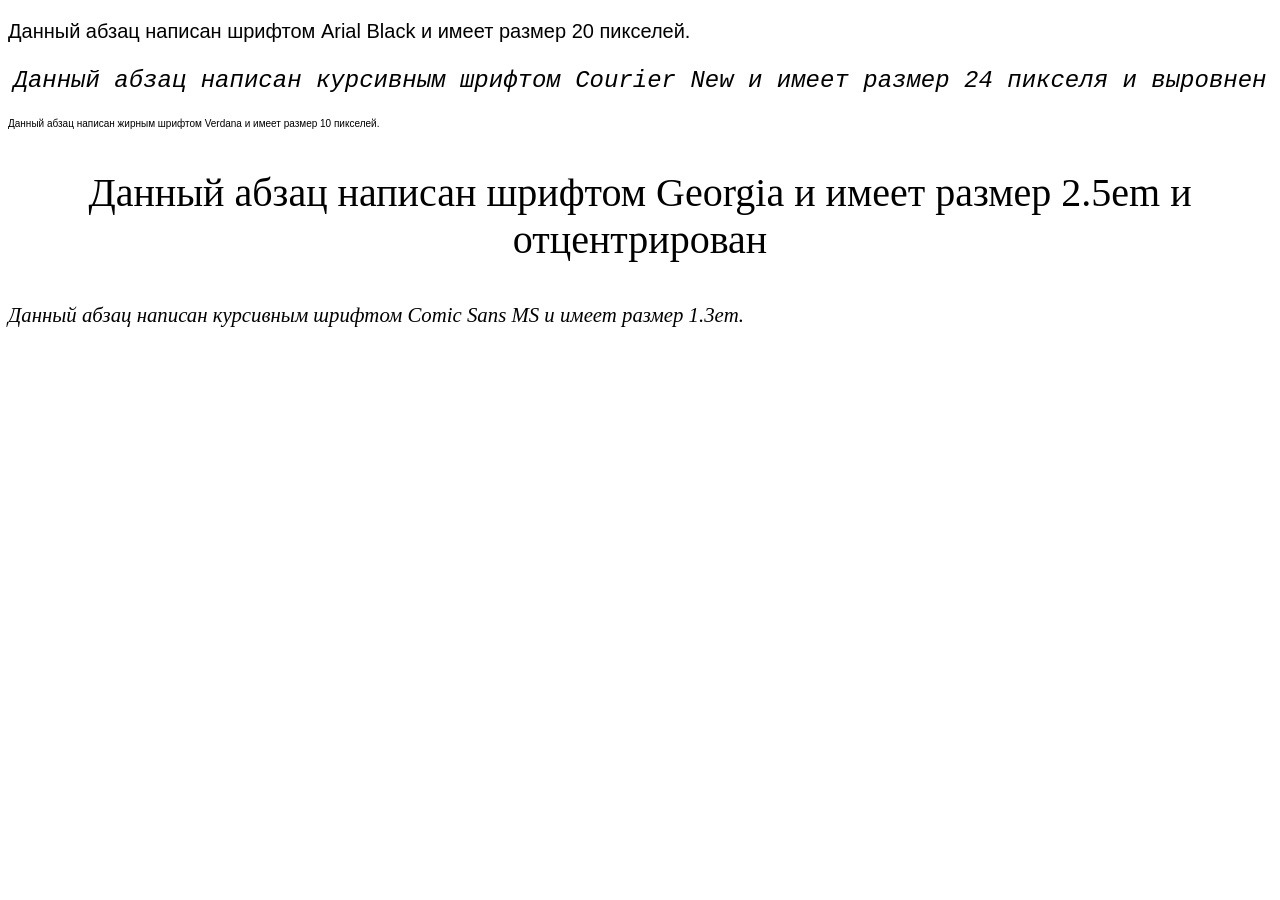
<file: (Gordeev) Mostamandi/index.html>
<!DOCTYPE html>
<html lang="en">
<head>
    <meta charset="UTF-8">
    <meta name="viewport" content="width=device-width, initial-scale=1.0">
    <title>Document</title>
    <link rel="stylesheet" href="css/index.css">
</head>
<body>
    <p class="p1">Данный абзац написан шрифтом Arial Black и
имеет размер 20 пикселей.</p>
    <p class="p2">Данный абзац написан курсивным шрифтом
Courier New и имеет размер 24 пикселя и
выровнен</p>
    <p class="p3">Данный абзац написан жирным шрифтом Verdana и имеет размер
10 пикселей.</p>
    <p class="p4">Данный абзац написан шрифтом
Georgia и имеет размер 2.5em и
отцентрирован</p>
    <p class="p5">Данный абзац написан курсивным шрифтом Comic Sans MS
и имеет размер 1.3em.</p>
</body>
</html>
</file>
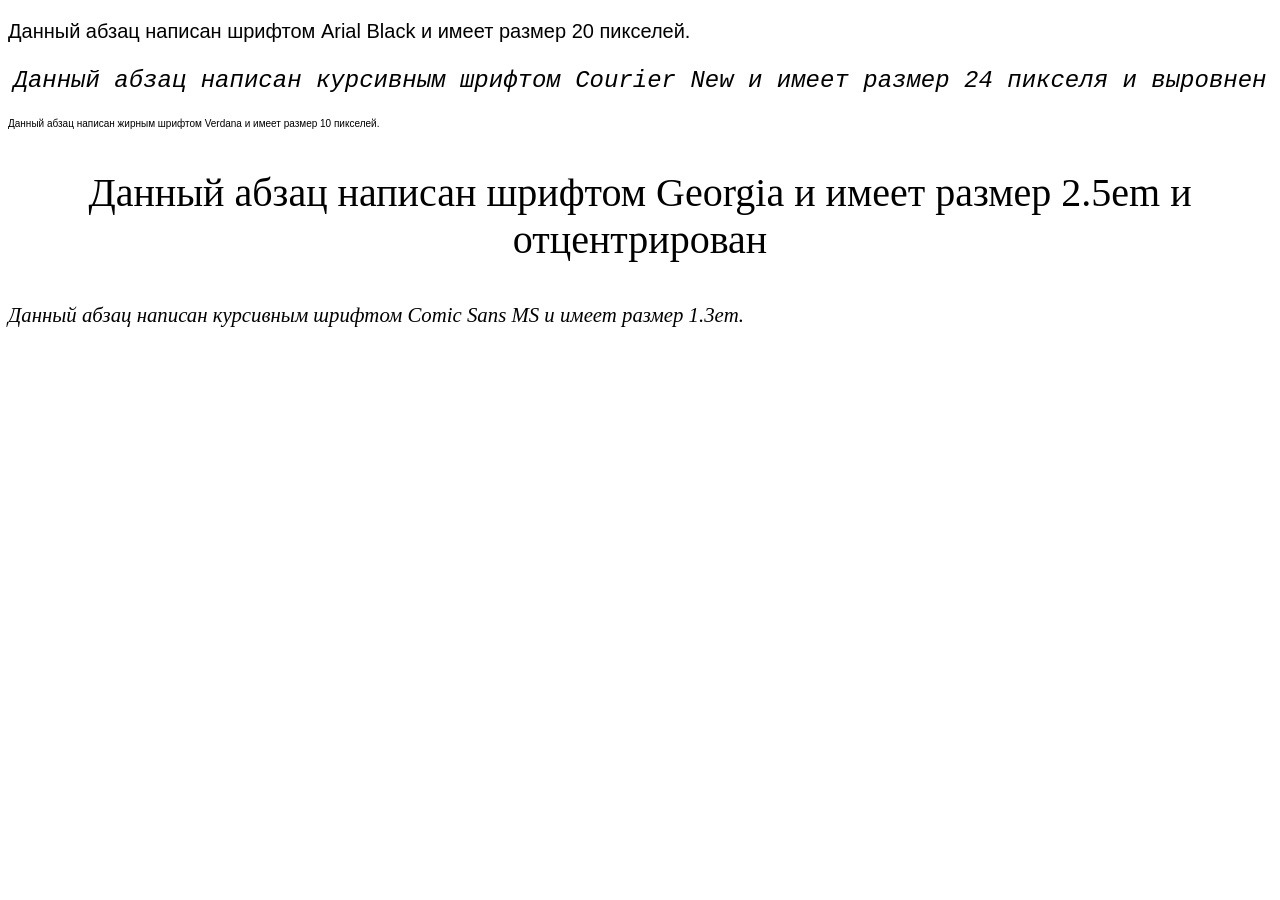
<file: (Gordeev) Mostamandi/3курс — копия/index.html>
<!DOCTYPE html>
<html lang="en">
<head>
    <meta charset="UTF-8">
    <meta name="viewport" content="width=device-width, initial-scale=1.0">
    <title>Document</title>
    <link rel="stylesheet" href="css/forindex.css">
</head>
<body>
    <p class="p1">Данный абзац написан шрифтом Arial Black и
имеет размер 20 пикселей.</p>
    <p class="p2">Данный абзац написан курсивным шрифтом
Courier New и имеет размер 24 пикселя и
выровнен</p>
    <p class="p3">Данный абзац написан жирным шрифтом Verdana и имеет размер
10 пикселей.</p>
    <p class="p4">Данный абзац написан шрифтом
Georgia и имеет размер 2.5em и
отцентрирован</p>
    <p class="p5">Данный абзац написан курсивным шрифтом Comic Sans MS
и имеет размер 1.3em.</p>
</body>
</html>
</file>
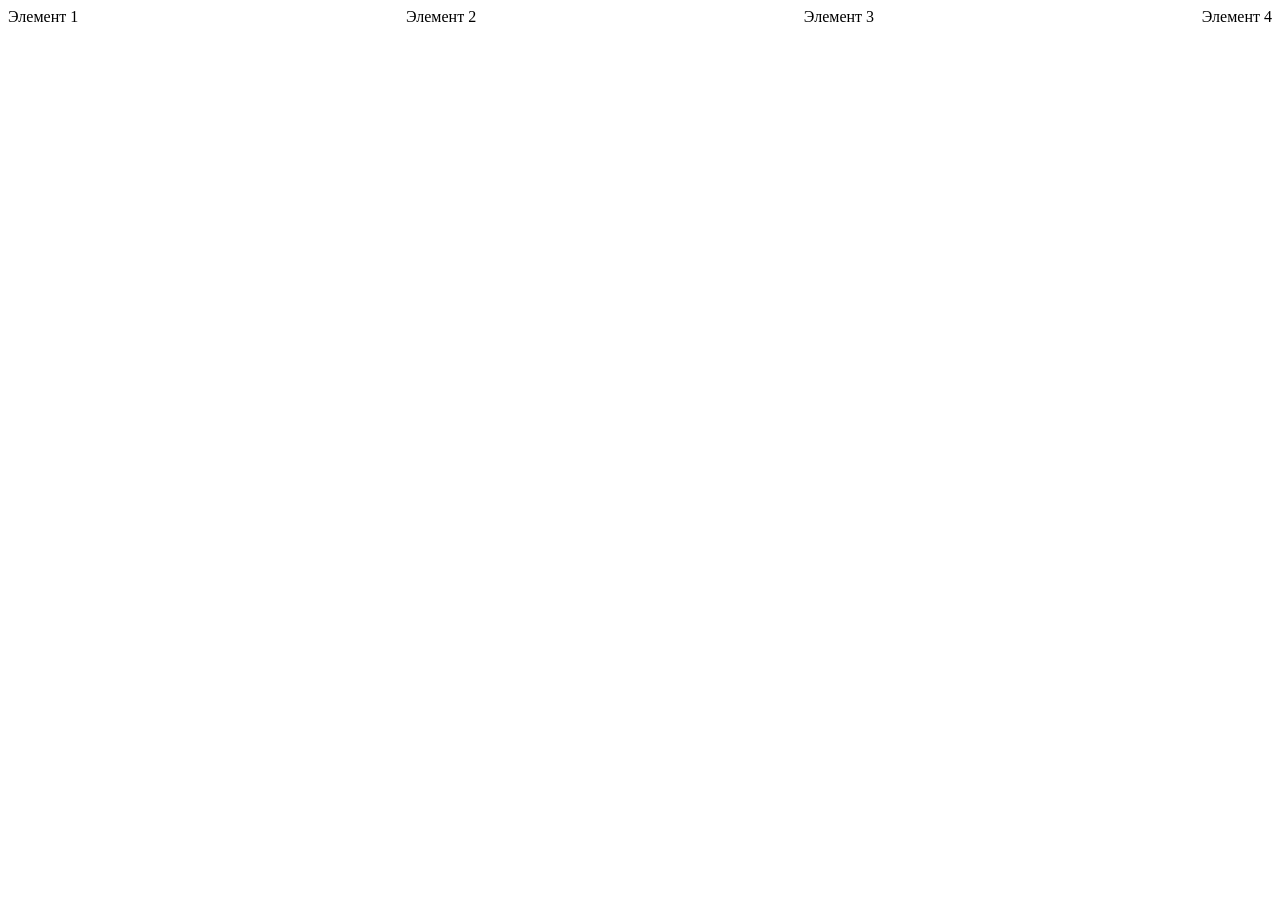
<file: (Gordeev) Mostamandi/flexbox.html>
<!DOCTYPE html>
<html lang="en">
<head>
    <meta charset="UTF-8">
    <meta name="viewport" content="width=device-width, initial-scale=1.0">
    <title>Document</title>
    <link rel="stylesheet" href="css/flex.css">
</head>
<body>
    <div class="container">
        <div class="el1">Элемент 1</div>
        <div class="el1">Элемент 2</div>
        <div class="el3">Элемент 3</div>
        <div class="el4">Элемент 4</div>
    </div>
</body>
</html>
</file>
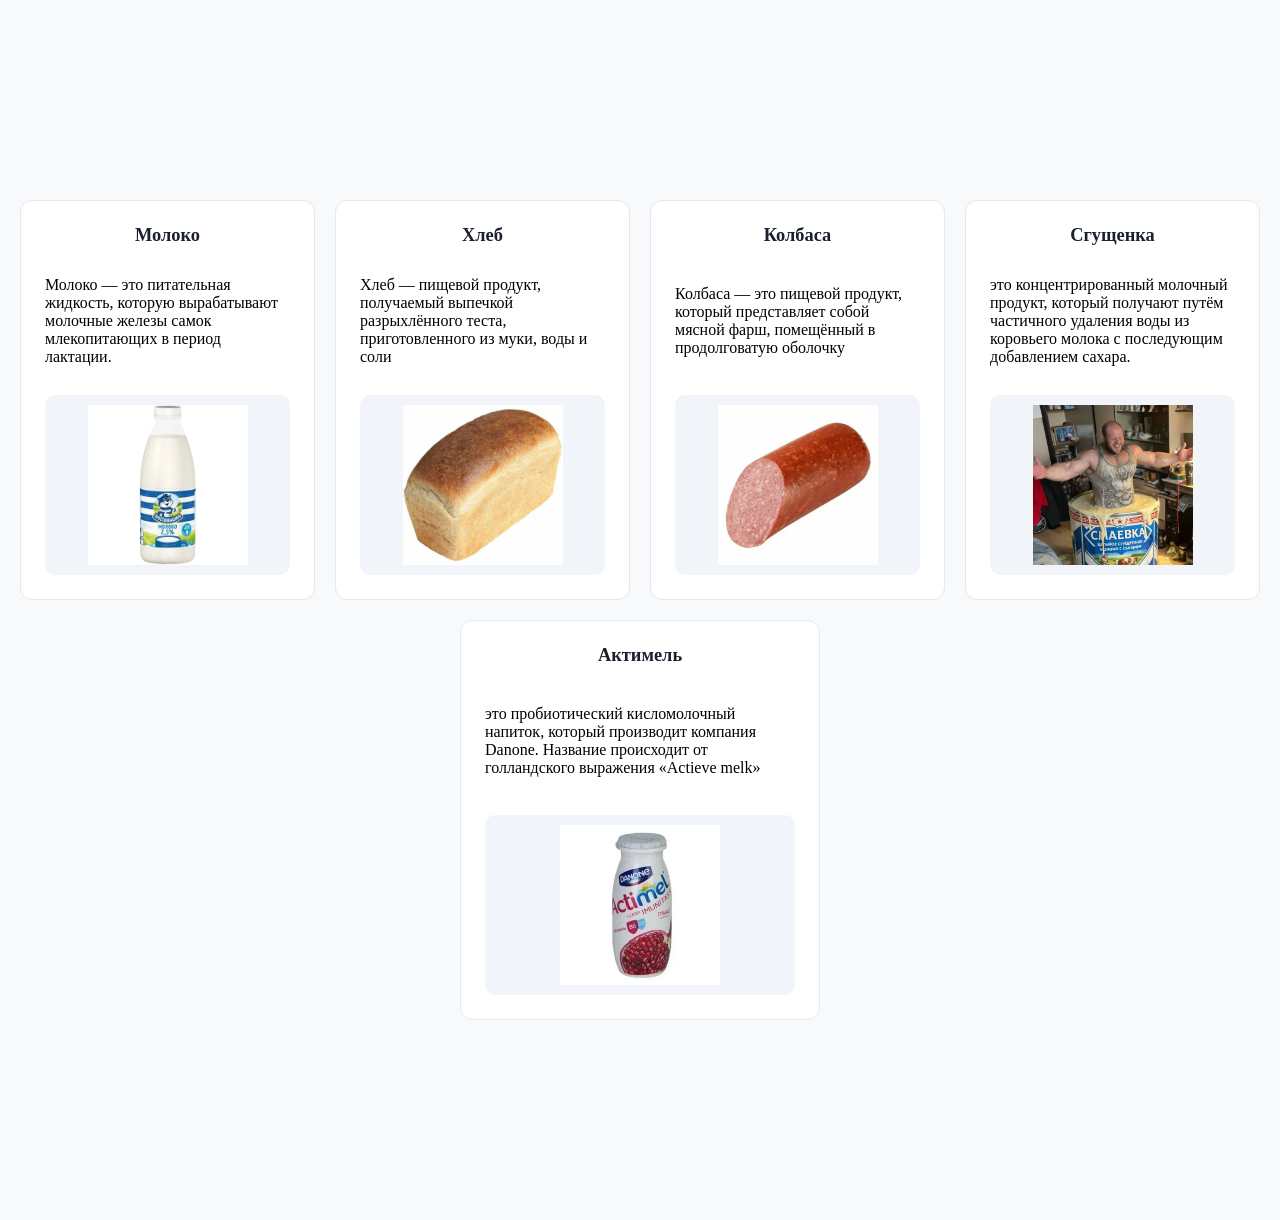
<file: (Gordeev) Mostamandi/flexbox2.html>
<!DOCTYPE html>
<html lang="ru">
<head>
    <meta charset="UTF-8">
    <meta name="viewport" content="width=device-width, initial-scale=1.0">
    <title>Каталог</title>
    <link rel="stylesheet" href="css/flexbox2.css">
</head>
<body>

    <main class="products-container">
        <article class="product-card">
            <h2 class="product-title">Молоко</h2>
            <p>Молоко — это питательная жидкость, которую вырабатывают молочные железы самок млекопитающих в период лактации.</p>
            <div class="image-wrapper">
                <img src=i.webp alt="Товар 1" class="product-image">
            </div>
        </article>

        <article class="product-card">
            <h2 class="product-title">Хлеб</h2>
            <p>Хлеб — пищевой продукт, получаемый выпечкой разрыхлённого теста, приготовленного из муки, воды и соли</p>
            <div class="image-wrapper">
                <img src="хлкб.png" alt="Товар 2" class="product-image">
            </div>
        </article>

        <article class="product-card">
            <h2 class="product-title">Колбаса</h2>
            <p>Колбаса — это пищевой продукт, который представляет собой мясной фарш, помещённый в продолговатую оболочку </p>
            <div class="image-wrapper">
                <img src="колбаса.webp" alt="Товар 3" class="product-image">
            </div>
        </article>

        <article class="product-card">
            <h2 class="product-title">Сгущенка</h2>
            <p> это концентрированный молочный продукт, который получают путём частичного удаления воды из коровьего молока с последующим добавлением сахара.</p>
            <div class="image-wrapper">
                <img src="сгущенка.webp" alt="Товар 4" class="product-image">
            </div>
        </article>

        <article class="product-card">
            <h2 class="product-title">Актимель</h2>
            <p>это пробиотический кисломолочный напиток, который производит компания Danone. Название происходит от голландского выражения «Actieve melk»</p>
            <div class="image-wrapper">
                <img src="актимель.webp" alt="Товар 5" class="product-image">
            </div>
        </article>
    </main>

</body>
</html>
</file>
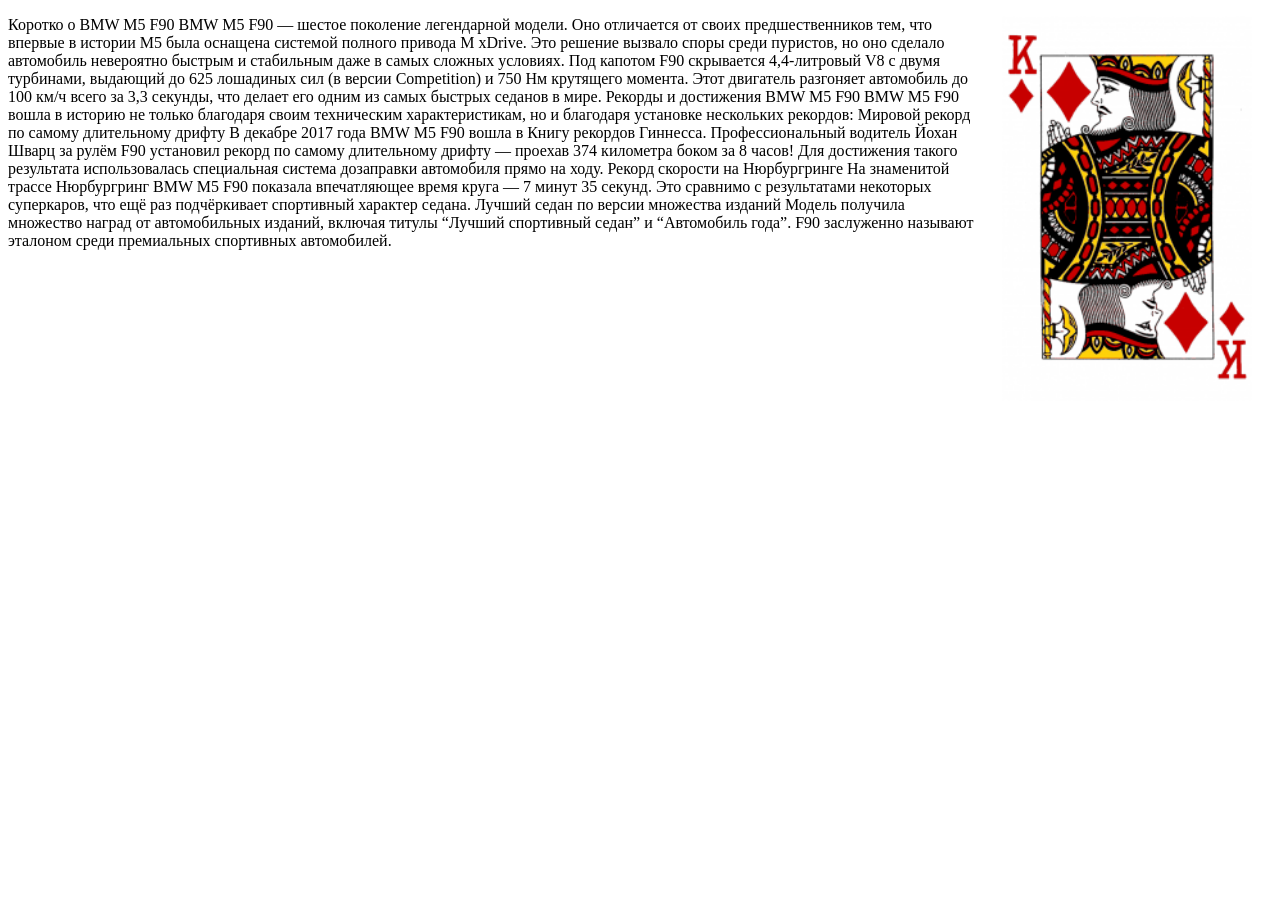
<file: (Gordeev) Mostamandi/float.html>
<!DOCTYPE html>
<html lang="en">
<head>
    <meta charset="UTF-8">
    <meta name="viewport" content="width=device-width, initial-scale=1.0">
    <title>Document</title>
    <link rel="stylesheet" href="css/float.css">
</head>
<body>
    <img class="left-img" src="king.png" alt="" width="250px">
    <p>Коротко о BMW M5 F90
BMW M5 F90 — шестое поколение легендарной модели. Оно отличается от своих предшественников тем, что впервые в истории M5 была оснащена системой полного привода M xDrive. Это решение вызвало споры среди пуристов, но оно сделало автомобиль невероятно быстрым и стабильным даже в самых сложных условиях.
Под капотом F90 скрывается 4,4‑литровый V8 с двумя турбинами, выдающий до 625 лошадиных сил (в версии Competition) и 750 Нм крутящего момента. Этот двигатель разгоняет автомобиль до 100 км/ч всего за 3,3 секунды, что делает его одним из самых быстрых седанов в мире. Рекорды и достижения BMW M5 F90
BMW M5 F90 вошла в историю не только благодаря своим техническим характеристикам, но и благодаря установке нескольких рекордов:

Мировой рекорд по самому длительному дрифту
В декабре 2017 года BMW M5 F90 вошла в Книгу рекордов Гиннесса. Профессиональный водитель Йохан Шварц за рулём F90 установил рекорд по самому длительному дрифту — проехав 374 километра боком за 8 часов! Для достижения такого результата использовалась специальная система дозаправки автомобиля прямо на ходу.

Рекорд скорости на Нюрбургринге
На знаменитой трассе Нюрбургринг BMW M5 F90 показала впечатляющее время круга — 7 минут 35 секунд. Это сравнимо с результатами некоторых суперкаров, что ещё раз подчёркивает спортивный характер седана.

Лучший седан по версии множества изданий
Модель получила множество наград от автомобильных изданий, включая титулы “Лучший спортивный седан” и “Автомобиль года”. F90 заслуженно называют эталоном среди премиальных спортивных автомобилей.</p>
</body>
</html>
</file>
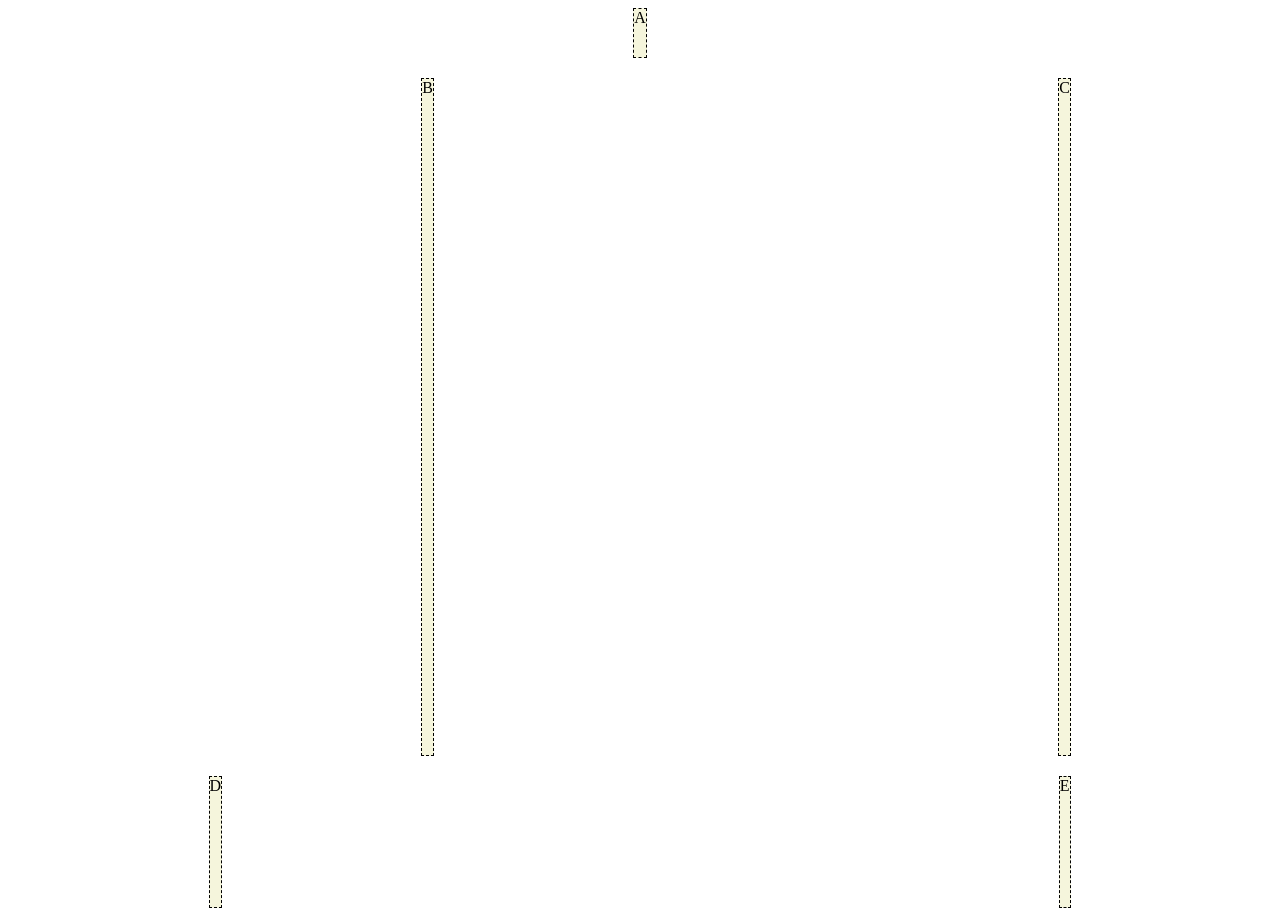
<file: (Gordeev) Mostamandi/grid.html>
<!DOCTYPE html>
<html lang="en">
<head>
    <meta charset="UTF-8">
    <meta name="viewport" content="width=device-width, initial-scale=1.0">
    <title>Document</title>
    <link rel="stylesheet" href="css/grid.css">
</head>
<body>
    <div class="container">
        <div class="item A">A</div>
        <div class="item B">B</div>
        <div class="item C">C</div>
        <div class="item D">D</div>
        <div class="item E">E</div>
    </div>
</body>
</html>
</file>
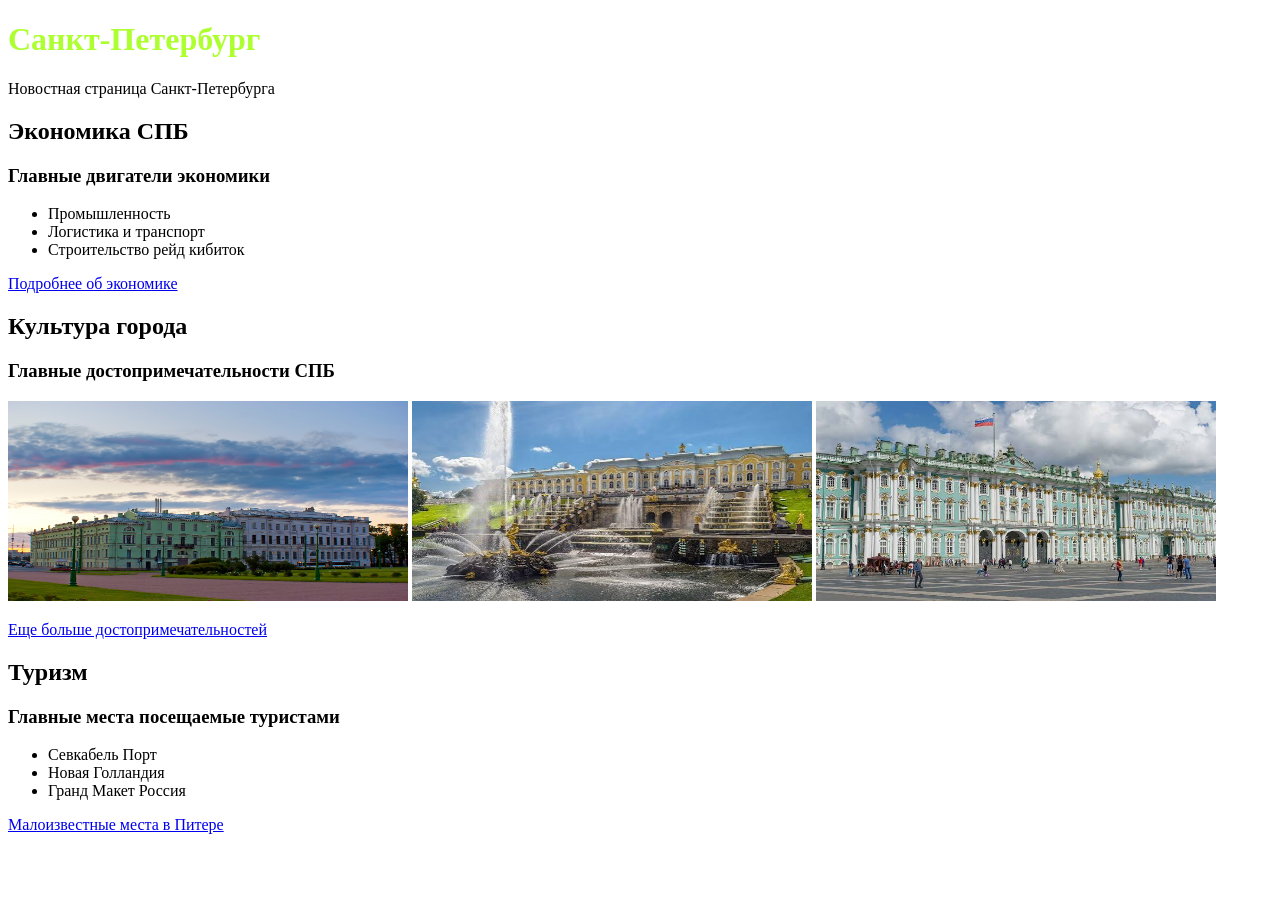
<file: (Gordeev) Mostamandi/piter.html>
<!DOCTYPE html>
<html lang="en">
<head>
    <meta charset="UTF-8">
    <meta name="viewport" content="width=device-width, initial-scale=1.0">
    <title>Экономика, Культура, Туризм</title>
    <link rel="stylesheet" href="style.css">
</head>
<body>
    <h1>Cанкт-Петербург</h1>
    <p>Новостная страница Санкт-Петербурга</p>
    <!--  -->
    <h2>Экономика СПБ</h2>
    <h3>Главные двигатели экономики</h3>
    <ul>
        <li>Промышленность</li>
        <li>Логистика и транспорт</li>
        <li>Строительство рейд кибиток</li>
    </ul>
    <a href = "https://ru.wikipedia.org/wiki/%D0%9F%D1%80%D0%BE%D0%BC%D1%8B%D1%88%D0%BB%D0%B5%D0%BD%D0%BD%D0%BE%D1%81%D1%82%D1%8C_%D0%A1%D0%B0%D0%BD%D0%BA%D1%82-%D0%9F%D0%B5%D1%82%D0%B5%D1%80%D0%B1%D1%83%D1%80%D0%B3%D0%B0">Подробнее об экономике</a>
    <!--  -->
    <h2>Культура города</h2>
    <h3>Главные достопримечательности СПБ</h3>
    <img src="1.jpg" alt="" width="400px" height="200px">
    <img src="2.jpg" alt="" width="400px" height="200px">
    <img src="3.jpg" alt="" width="400px" height="200px">
    <p></p>
    <a href = "https://www.tutu.ru/geo/rossiya/saint_petersburg/article/sights/">Еще больше достопримечательностей</a>
    <!--  -->
    <h2>Туризм</h2>
    <h3>Главные места посещаемые туристами</h3>
    <ul>
        <li>Севкабель Порт</li>
        <li>Новая Голландия</li>
        <li>Гранд Макет Россия</li>
    </ul>
    <a href = "https://www.tripadvisor.ru/Attractions-g298507-Activities-zft12156-St_Petersburg_Northwestern_District.html">Малоизвестные места в Питере</a>
</body>
</html>
</file>
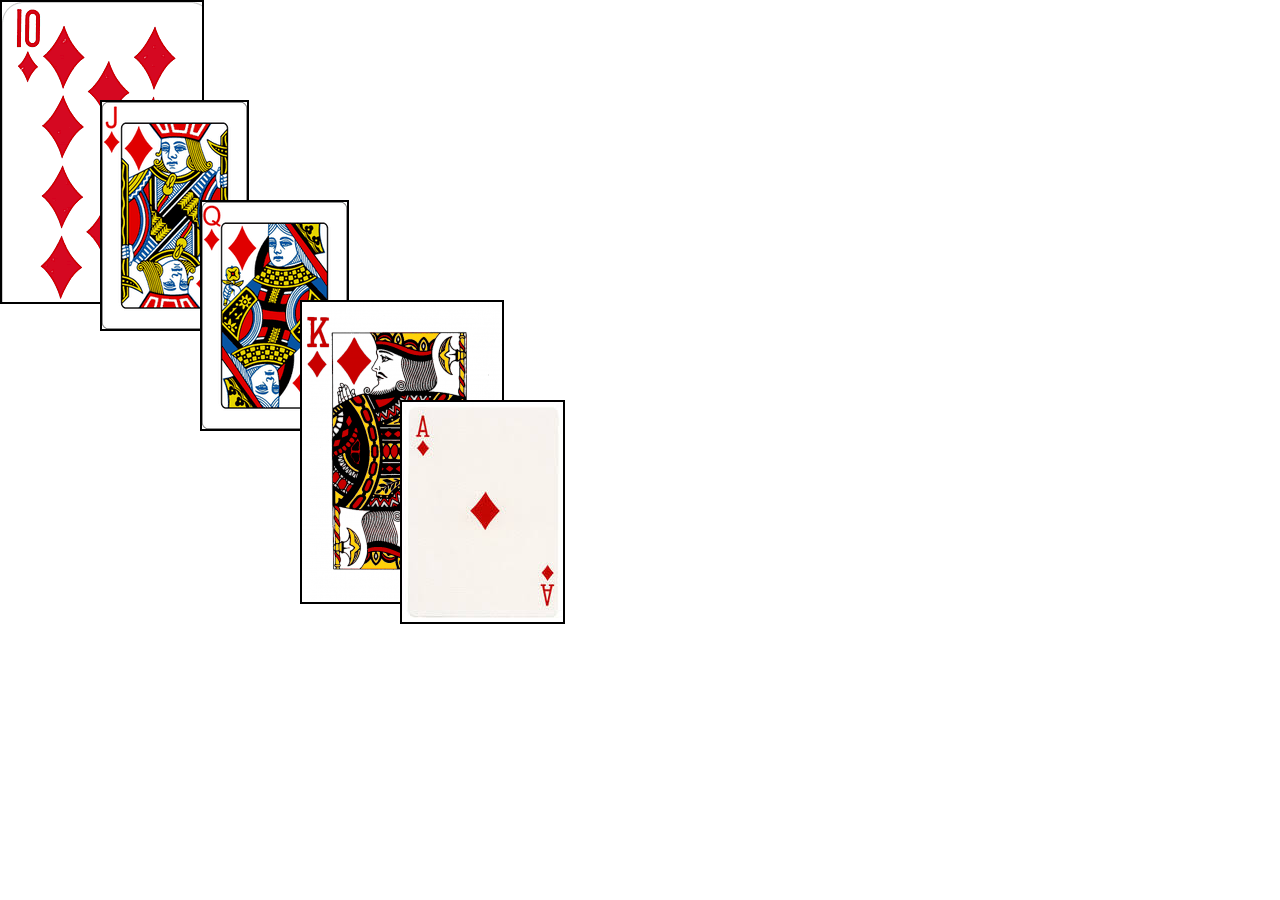
<file: (Gordeev) Mostamandi/position.html>
<!DOCTYPE html>
<html lang="en">
<head>
    <meta charset="UTF-8">
    <meta name="viewport" content="width=device-width, initial-scale=1.0">
    <title>Document</title>
    <link rel="stylesheet" href="css/position.css">
</head>
<body>
    <div class="cont1"></div>
    <div class="cont2"></div>
    <div class="cont3"></div>
    <div class="cont4"></div>
    <div class="cont5"></div>
</body>
</html>
</file>
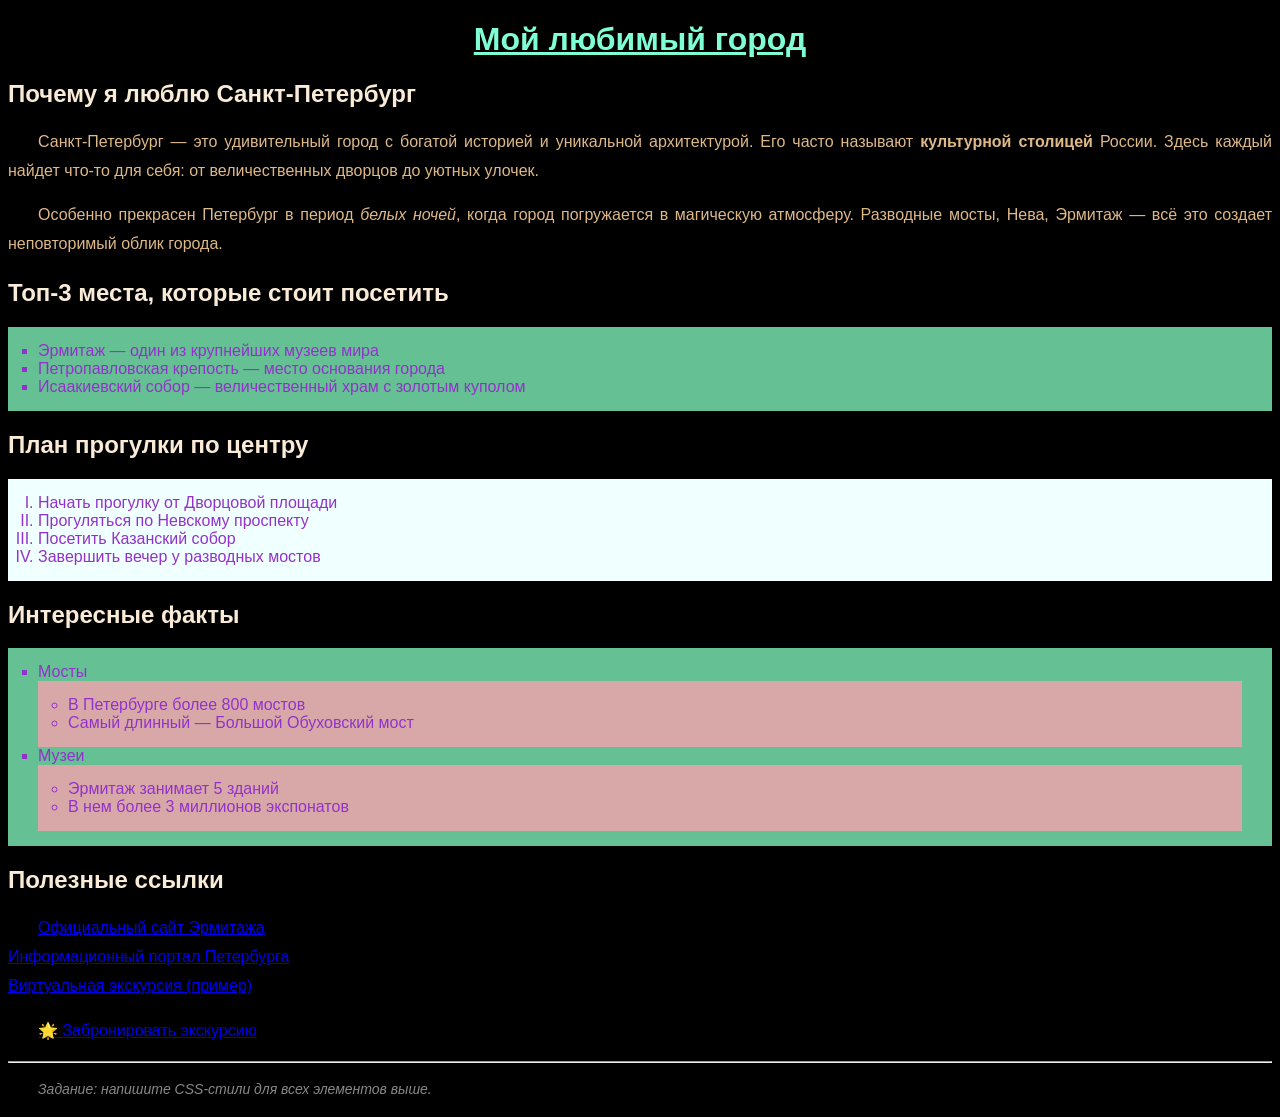
<file: (Gordeev) Mostamandi/spb.html>
<!DOCTYPE html>
<html lang="ru">
<head>
    <meta charset="UTF-8">
    <meta name="viewport" content="width=device-width, initial-scale=1.0">
    <title>Практика по CSS</title>
    <link rel="stylesheet" href="css/spb.css">
</head>
<body>

    <h1>Мой любимый город</h1>
    
    <h2>Почему я люблю Санкт-Петербург</h2>
    
    <p>
        Санкт-Петербург — это удивительный город с богатой историей и уникальной архитектурой. 
        Его часто называют <strong>культурной столицей</strong> России. Здесь каждый найдет что-то для себя: 
        от величественных дворцов до уютных улочек.
    </p>
    
    <p>
        Особенно прекрасен Петербург в период <em>белых ночей</em>, когда город погружается в магическую атмосферу. 
        Разводные мосты, Нева, Эрмитаж — всё это создает неповторимый облик города.
    </p>

    <h2>Топ-3 места, которые стоит посетить</h2>
    
    <!-- МАРКИРОВАННЫЙ СПИСОК -->
    <ul>
        <li>Эрмитаж — один из крупнейших музеев мира</li>
        <li>Петропавловская крепость — место основания города</li>
        <li>Исаакиевский собор — величественный храм с золотым куполом</li>
    </ul>

    <h2>План прогулки по центру</h2>
    
    <!-- НУМЕРОВАННЫЙ СПИСОК -->
    <ol>
        <li>Начать прогулку от Дворцовой площади</li>
        <li>Прогуляться по Невскому проспекту</li>
        <li>Посетить Казанский собор</li>
        <li>Завершить вечер у разводных мостов</li>
    </ol>

    <h2>Интересные факты</h2>
    
    <!-- ВЛОЖЕННЫЙ СПИСОК -->
    <ul>
        <li>Мосты
            <ul>
                <li>В Петербурге более 800 мостов</li>
                <li>Самый длинный — Большой Обуховский мост</li>
            </ul>
        </li>
        <li>Музеи
            <ul>
                <li>Эрмитаж занимает 5 зданий</li>
                <li>В нем более 3 миллионов экспонатов</li>
            </ul>
        </li>
    </ul>

    <h2>Полезные ссылки</h2>
    
    <p>
        <a href="https://www.hermitagemuseum.org/" target="_blank">Официальный сайт Эрмитажа</a><br>
        <a href="https://www.spb.ru/" target="_blank">Информационный портал Петербурга</a><br>
        <a href="#">Виртуальная экскурсия (пример)</a>
    </p>

    <!-- ССЫЛКА С ОСОБЫМ КЛАССОМ -->
    <p>
        <a href="#" class="special-link">🌟 Забронировать экскурсию</a>
    </p>

    <hr>
    <p style="font-size: 14px; color: #888;">
        <em>Задание: напишите CSS-стили для всех элементов выше.</em>
    </p>

</body>
</html>
</file>
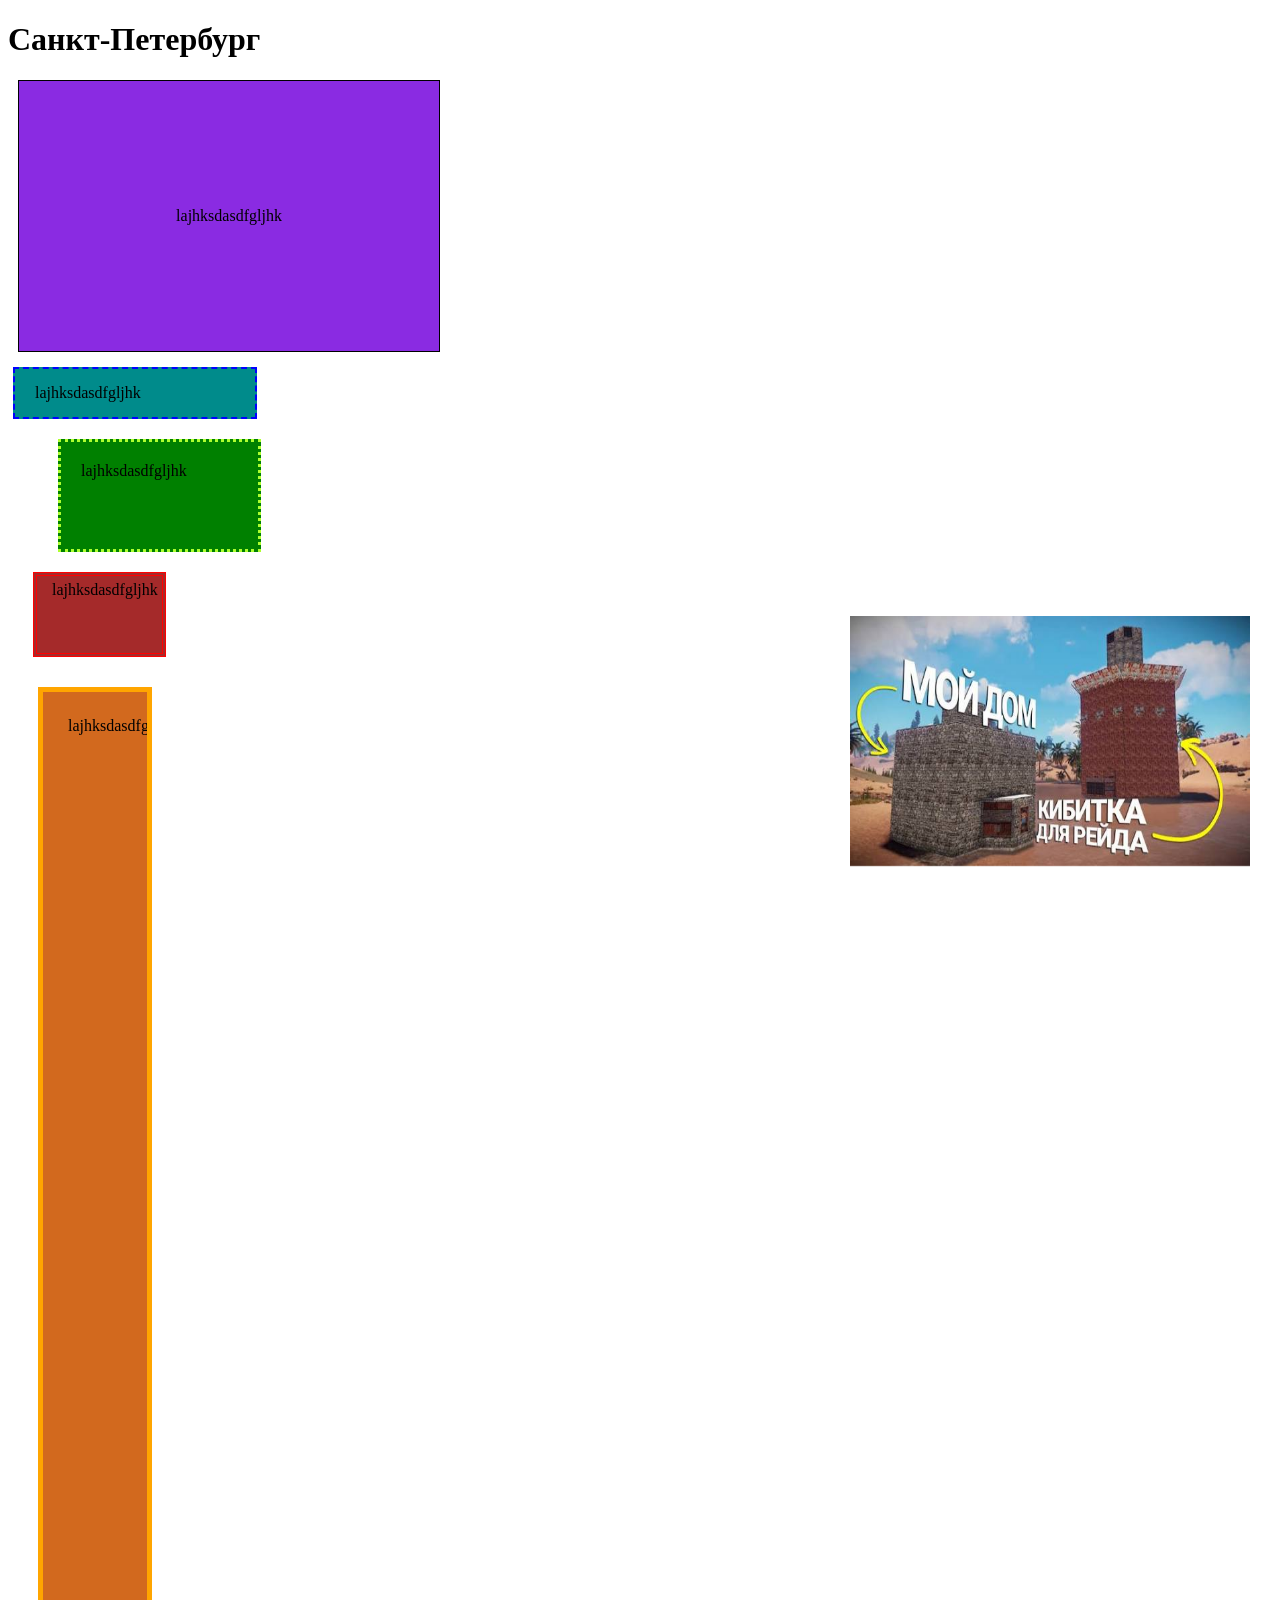
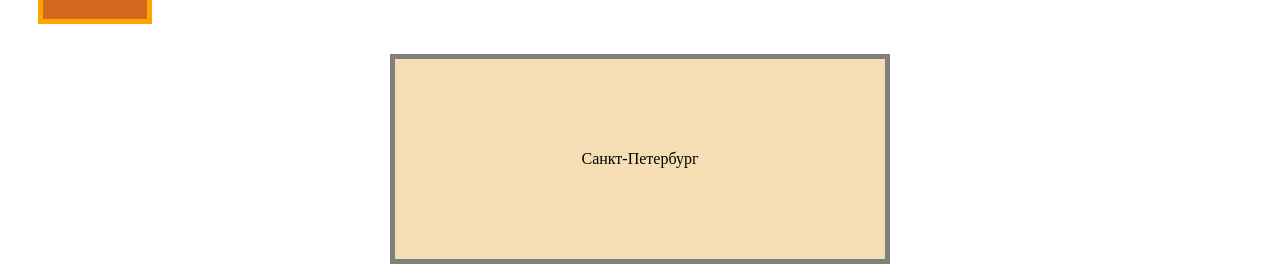
<file: (Gordeev) Mostamandi/zad4.html>
<!DOCTYPE html>
<html lang="en">
<head>
    <meta charset="UTF-8">
    <meta name="viewport" content="width=device-width, initial-scale=1.0">
    <title>Document</title>
    <link rel="stylesheet" href="css/zad4.css">
</head>
<body>
    <h1>Санкт-Петербург</h1>
    <p class = "blok1">lajhksdasdfgljhk</p>
    <p class = "blok2">lajhksdasdfgljhk</p>
    <p class = "blok3">lajhksdasdfgljhk</p>
    <p class = "blok4">lajhksdasdfgljhk</p>
    <p class = "blok5">lajhksdasdfgljhk</p>
    <p class = "blok6">Санкт-Петербург</p>
    <div class="img-fix">
        <img src="raid base.jpg" alt="" width="400px" height="250px">
    </div>
</body>
</html>
</file>
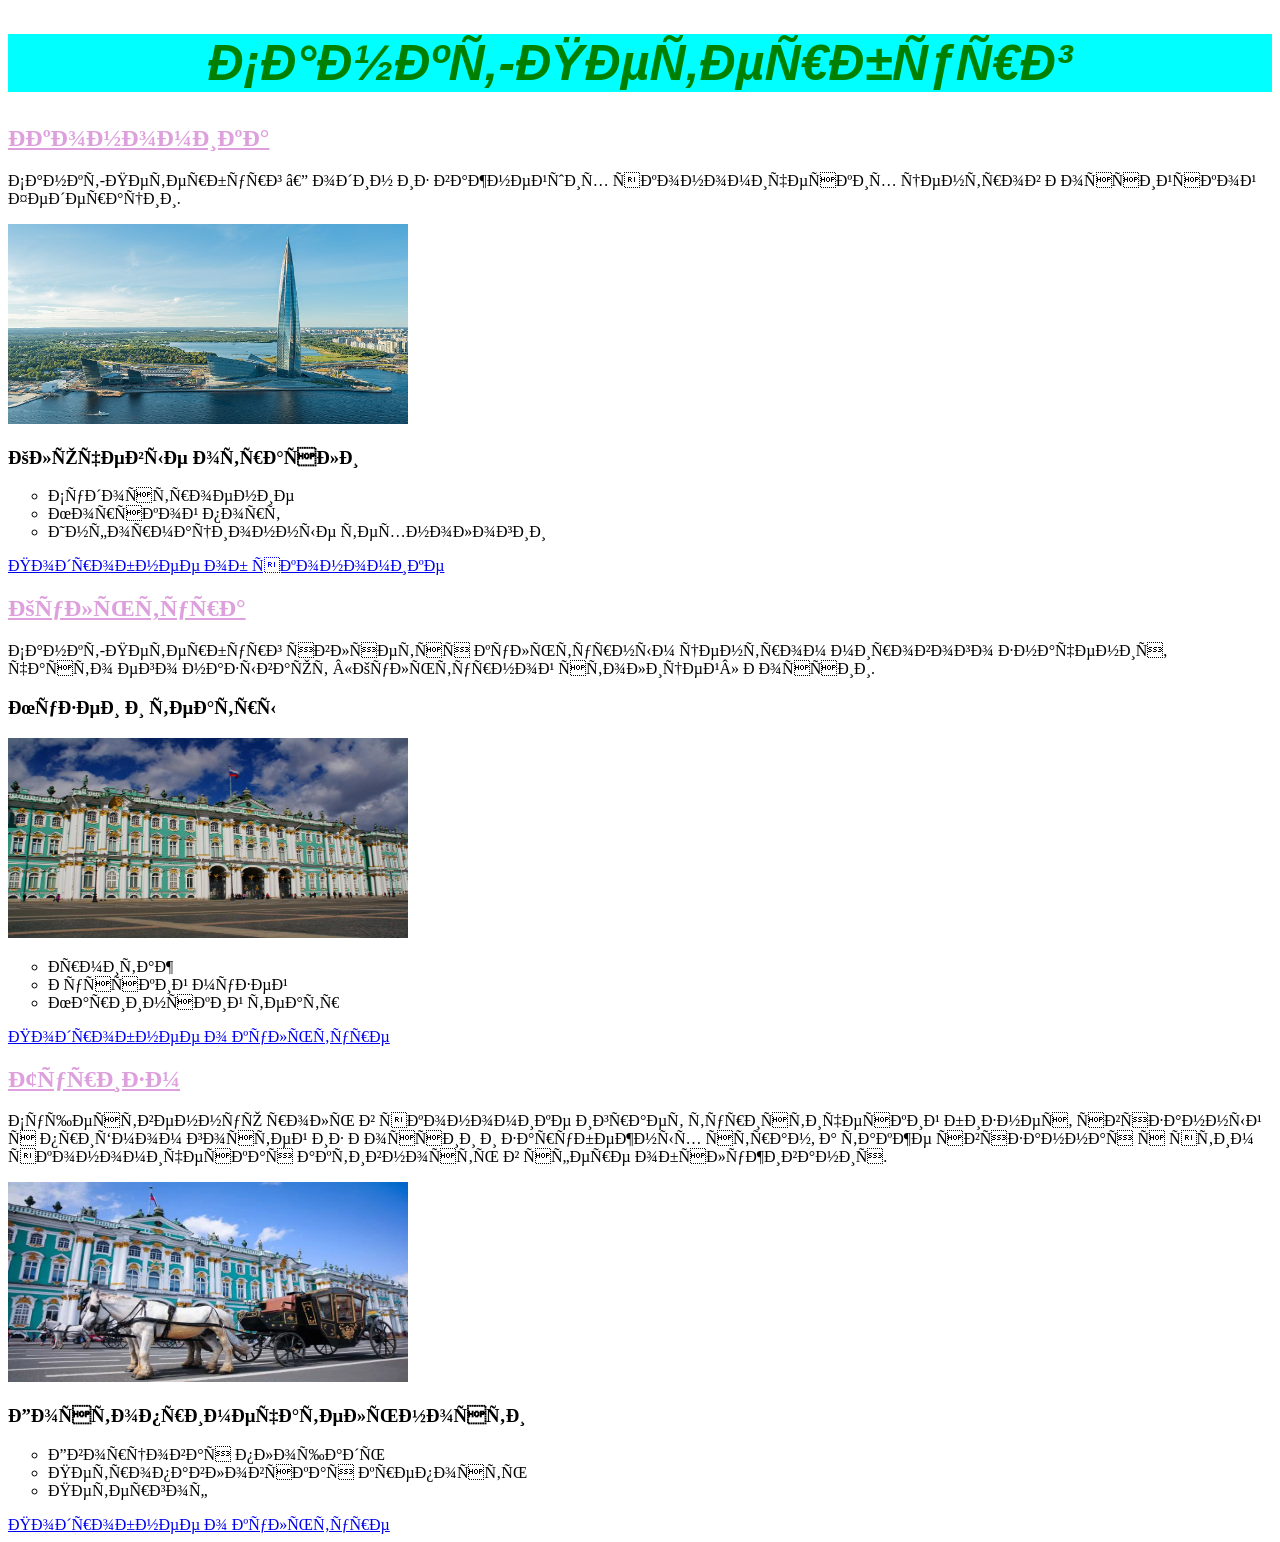
<file: (Gordeev) Mostamandi/3курс — копия/piter.html>
<!DOCTYPE html>
<html lang="en">
<head>
    <meta charset="UT
 width="400px" height="200px"    <meta name="viewport" content="width=device-width, initial-scale=1.0">
    <title>Санкт-Петербург</title>
    <link rel="stylesheet" href="css/style.css">
</head>
<body>
    <h1>Санкт-Петербург</h1>
    <h2>Экономика</h2>
    <p class="par1">Санкт-Петербург — один из важнейших экономических центров Российской Федерации.</p>
    <img src="lahta.jpg" width="400px" height="200px">
    <h3>Ключевые отрасли</h3>
    <ul>
        <li>Судостроение</li>
        <li>Морской порт</li>
        <li>Информационные технологии</li>
    </ul>
    <a href="https://ru.wikipedia.org/wiki/Санкт-Петербург">Подробнее об экономике</a>
    <h2>Культура</h2>
    <p>Санкт-Петербург является культурным центром мирового значения, часто его называют «Культурной столицей» России.</p>
    <h3>Музеи и театры</h3>
    <img src="hermitage.jpg" width="400px" height="200px">
    <ul>
        <li>Эрмитаж</li>
        <li>Русский музей</li>
        <li>Мариинский театр</li>
    </ul>
    <a href="https://ru.wikipedia.org/wiki/%D0%A1%D0%B0%D0%BD%D0%BA%D1%82-%D0%9F%D0%B5%D1%82%D0%B5%D1%80%D0%B1%D1%83%D1%80%D0%B3?ysclid=mtl4v6mmri237803289#%D0%9A%D1%83%D0%BB%D1%8C%D1%82%D1%83%D1%80%D0%B0">Подробнее о культуре</a>
    <h2>Туризм</h2>
    <p>Существенную роль в экономике играет туристический бизнес, связанный с приёмом гостей из России и зарубежных стран, а также связанная с этим экономическая активность в сфере обслуживания.</p> 
    <img src="i.webp" height="200px" width="400px">
    <h3>Достопримечательности</h3>
    <ul>
        <li>Дворцовая площадь</li>
        <li>Петропавловская крепость</li>
        <li>Петергоф</li>
    </ul>
    <a href="Существенную роль в экономике играет туристический бизнес, связанный с приёмом гостей из России и зарубежных стран, а также связанная с этим экономическая активность в сфере обслуживания.">Подробнее о культуре</a>
</body>
</html>
</file>
<file: (Gordeev) Mostamandi/css/index.css>
p.p1{
    font-family: Arial, Helvetica, sans-serif;
    font-size: 20px;
}
p.p2{
    font-family: 'Courier New', Courier, monospace;
    font-style: italic;
    font-size: 24px;
    text-align: center;
}
p.p3{
    font-family: Verdana, Geneva, Tahoma, sans-serif;
    font-size: 10px; 
}
p.p4 {
    font-family: Georgia, serif;
    font-size: 2.5em;
    text-align: center;
}
p.p5 {
    font-family: "Comic Sans MS", cursive;
    font-style: italic;
    font-size: 1.3em;
}
</file>
<file: (Gordeev) Mostamandi/3курс — копия/css/forindex.css>
p.p1{
    font-family: Arial, Helvetica, sans-serif;
    font-size: 20px;
}
p.p2{
    font-family: 'Courier New', Courier, monospace;
    font-style: italic;
    font-size: 24px;
    text-align: center;
}
p.p3{
    font-family: Verdana, Geneva, Tahoma, sans-serif;
    font-size: 10px; 
}
p.p4 {
    font-family: Georgia, serif;
    font-size: 2.5em;
    text-align: center;
}
p.p5 {
    font-family: "Comic Sans MS", cursive;
    font-style: italic;
    font-size: 1.3em;
}
</file>
<file: (Gordeev) Mostamandi/css/flex.css>
.container {
    display: flex;
    justify-content: space-between;
}

.el {
    border: 2px solid rgb(red, green, blue);
    background-color: beige;
    width: 100px;
    height: 70px;
    margin: 15px;
}
</file>
<file: (Gordeev) Mostamandi/css/flexbox2.css>
* {
    box-sizing: border-box;
    margin: 0;
    padding: 0;
}

body {
    background-color: #f8f9fa;
    padding: 200px 20px;
}

.products-container {
    display: flex;
    flex-direction: row;
    flex-wrap: wrap;
    justify-content: center;
    gap: 20px;
    max-width: 1400px;
    margin: 0 auto;
}

.product-card {
    background-color: #ffffff;
    border: 1px solid #e2e8f0;
    border-radius: 12px;
    padding: 24px;
    flex: 1 1 240px; 
    max-width: 360px;
    height: 400px;
    display: flex;
    flex-direction: column;
    justify-content: space-between;
    align-items: center;
}

.product-title {
    font-size: 1.15rem;
    color: #1a202c;
    text-align: center;
}

.image-wrapper {
    width: 100%;
    height: 180px;
    background-color: #f1f5f9;
    border-radius: 10px;
    display: flex;
    align-items: center;
    justify-content: center;
}

.product-image {
    width: 100%;
    height: 100%;
    object-fit: contain;
    padding: 10px;
}
</file>
<file: (Gordeev) Mostamandi/css/float.css>
.left-img {
    float: right;
    margin: 0 20px;
}

.clear {
    clear: both;
}
</file>
<file: (Gordeev) Mostamandi/css/grid.css>
.container {
    display: grid;
    height: 100vh;
    border: 2px solid rgb(red, green, blue);
    grid-template-columns: 3fr 3fr 3fr;
    grid-template-rows: 50PX 5fr 5fr 2fr;
    gap: 20px 10px;
    justify-items: center;
justify-content: center;
}

.item {
    border: 1px dashed;
    text-align: center;
    background-color: beige;
}

.A {
    grid-column-start: 1;
    grid-column-end: 4;
}

.B {
    grid-column-start: 1;
    grid-column-end: 3;
    grid-row-start: 2;
    grid-row-end: 4;
}
.C {
    grid-column: 3 / 4;
    grid-row: 2 / 4;
}

.D {
    grid-column-start: 1;
    grid-column-end: 2;
}
.E {
    grid-column-start: 3;
    grid-column-end: 4;
}

/* .A {grid-area: A;}
.B {grid-area: B;}
.C {grid-area: C;}
.D {grid-area: D;}
.E {grid-area: E;} */
</file>
<file: (Gordeev) Mostamandi/style.css>
h1 {
    color: greenyellow;
}
</file>
<file: (Gordeev) Mostamandi/css/position.css>
.cont1 {
    border: 2px solid black;
    background-image: url(../10.png);
    width: 200px;
    height: 300px;
    position: absolute;
    top: 0;
    left: 0;
}

.cont2 {
    border: 2px solid black;
    background-image: url(../valet.png);
    width: 145px;
    height: 227px;
    position: absolute;
    top: 100px;
    left: 100px;
    /* z-index: -1; */
}

.cont3 {
    border: 2px solid black;
    background-image: url(../dama.png);
    width: 145px;
    height: 227px;
    position: absolute;
    top: 200px;
    left: 200px;
    /* z-index: 5; */
}

.cont4 {
    border: 2px solid black;
    background-image: url(../king.png);
    width: 200px;
    height: 300px;
    position: absolute;
    top: 300px;
    left: 300px;
    /* z-index: -1; */
}

.cont5 {
    border: 2px solid black;
    background-image: url(../tuz.png);
    width: 161px;
    height: 220px;
    position: absolute;
    top: 400px;
    left: 400px;
}
</file>
<file: (Gordeev) Mostamandi/css/spb.css>
body {
    font-family: Arial, Helvetica, sans-serif;
    color:burlywood;
    background-color: black;
}
h1{
    color: aquamarine;
    text-align: center;
    text-decoration: underline;
}
h2{
    color: antiquewhite;
    font-style: initial;
}
h3{
    font-size: 1.4em;
    color: bisque;
    text-transform: uppercase;
}
p{
    text-align: justify;
    line-height: 1.8;
    text-indent: 30px;
}
ul{
    list-style-type: square;
    background-color:rgb(101, 192, 148);
    padding: 15px 30px;

}
ol{
    list-style-type: upper-roman;
    background-color: azure;
    padding: 15px 30px;
}
li{
    color:rgb(147, 50, 203);
}
ul ul {
    list-style-type: circle;
    background-color: #d8a8a8;
}
</file>
<file: (Gordeev) Mostamandi/css/zad4.css>
p.blok1  {
    border: 1px solid black;
    margin: 10px;
    padding: 10px;
    background-color: aqua;
    width: 100px;
}

p.blok2 {
    border: 2px dashed  blue;
    margin: 15px 5px;
    padding: 15px 20px;
    background-color: darkcyan;
    width: 200px;
    white-space: nowrap;
}

p.blok3 {
    border: 3px dotted greenyellow;
    margin: 20px 50px;
    padding: 20px;
    background-color: green;
    width: 157px;
    height: 67px;
}

p.blok4 {
    border: 4px double red;
    margin: 5px 25px;
    padding: 5px 15px;
    background-color: brown;
    width: 95px;
    height: 67px;
}

p.blok5 {
    border: 5px solid orange;
    margin: 30px;
    padding: 25px;
    background-color: chocolate;
    overflow: scroll;
    width: 54px;
    height: 877px;
}

p.blok6 {
    width: 500px;
    /* height: 200px; */
    border: 5px solid gray;
    background-color: rgb(245, 222, 179);
    display: flex;
    margin: 0 auto;
    text-align: center;
    justify-content: center;
    align-items: center;
    box-sizing: border-box;
    line-height: 200px;
    position: relative;
    /* bottom: 50%;
    right: 50%; */
}

.img {
    position: absolute;
    left: 0;
    bottom: 0;
}

.img-fix {
    position: fixed;
    bottom: 30px;
    right: 30px
}

p.blok1 {
    width: 400px;
    height: 250px;
    background-color: blueviolet;
     text-align: center;
    justify-content: center;
    align-items: center;
    display: flex;
    
}
</file>
<file: (Gordeev) Mostamandi/3курс — копия/css/style.css>
h1 {
    color: green;
    background-color: aqua;
    font-family: Verdana, Geneva, Tahoma, sans-serif;
    font-style: italic;
    font-weight: 700;
    font-size: 50px;
    text-align: center;
}
h2 {
    color: plum;
    text-decoration: underline;
}
ul{
    list-style-type: circle;
}
a:hover{
    color: red;
    text-decoration: none;
}
a:active{
    color: aquamarine;
}
a:par1{
    font-size: 100px;
}
#unic{
    color: violet;
}
</file>
